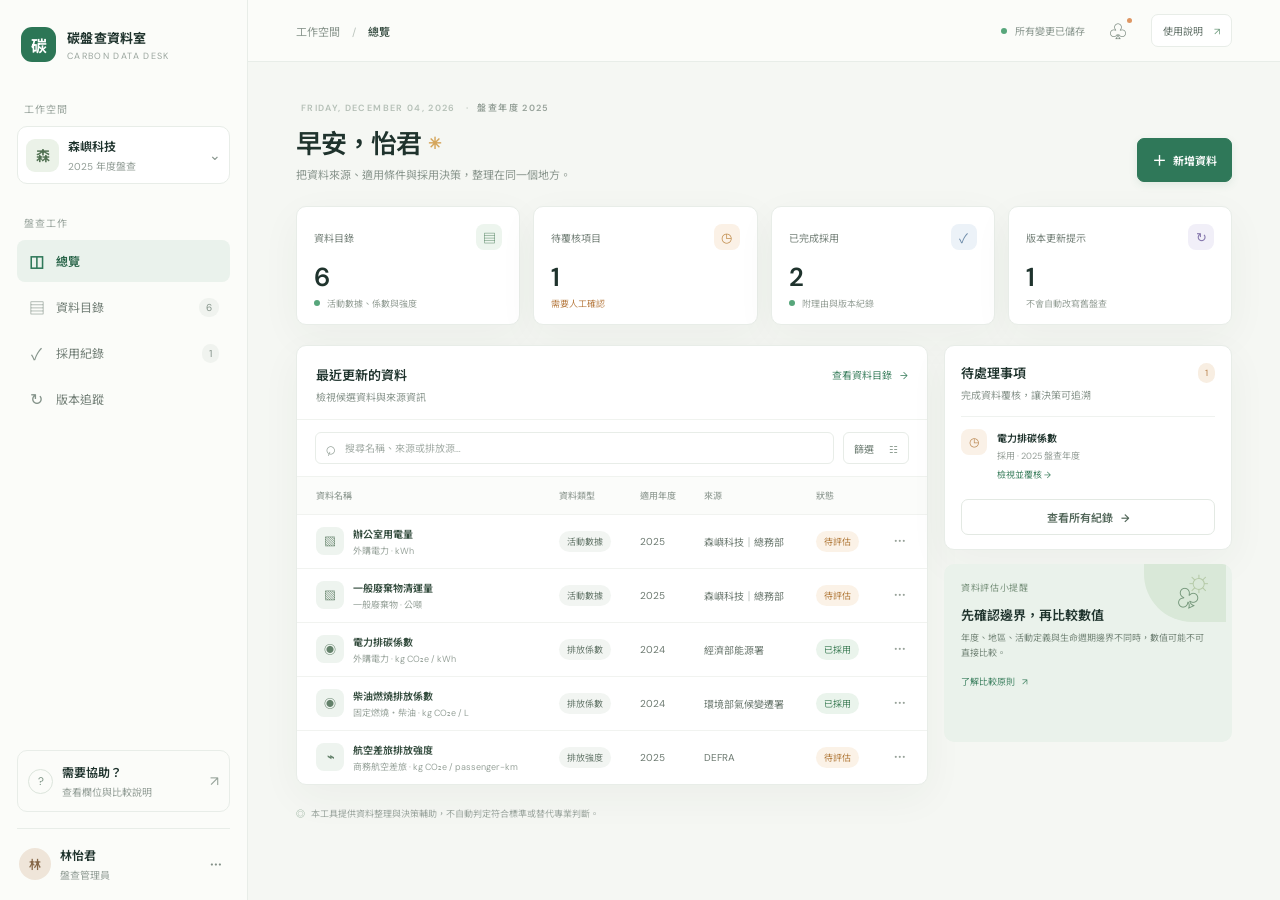
<file: index.html>
<!doctype html>
<html lang="zh-Hant">
<head>
  <meta charset="utf-8" />
  <meta name="viewport" content="width=device-width,initial-scale=1" />
  <meta name="theme-color" content="#f5f7f2" />
  <title>碳盤查資料室｜企業碳盤查數據管理</title>
  <link rel="preconnect" href="https://fonts.googleapis.com">
  <link rel="preconnect" href="https://fonts.gstatic.com" crossorigin>
  <link href="https://fonts.googleapis.com/css2?family=DM+Sans:wght@400;500;600;700&family=Noto+Sans+TC:wght@400;500;600;700&display=swap" rel="stylesheet">
  <link rel="stylesheet" href="styles.css" />
</head>
<body>
  <aside class="sidebar">
    <a class="brand" href="#"><span class="brand-mark">碳</span><span><strong>碳盤查資料室</strong><small>CARBON DATA DESK</small></span></a>
    <div class="workspace-label">工作空間</div>
    <button class="workspace"><span class="workspace-icon">森</span><span><b>森嶼科技</b><small>2025 年度盤查</small></span><span class="chevron">⌄</span></button>
    <div class="nav-label">盤查工作</div>
    <nav>
      <button class="nav-item active" data-view="overview"><span>◫</span>總覽</button>
      <button class="nav-item" data-view="catalog"><span>▤</span>資料目錄 <i id="catalogCount">0</i></button>
      <button class="nav-item" data-view="decisions"><span>✓</span>採用紀錄 <i id="decisionCount">0</i></button>
      <button class="nav-item" data-view="versions"><span>↻</span>版本追蹤</button>
    </nav>
    <div class="sidebar-bottom"><div class="help-icon">?</div><span><b>需要協助？</b><small>查看欄位與比較說明</small></span><span class="arrow">↗</span></div>
    <div class="profile"><div class="avatar">林</div><span><b>林怡君</b><small>盤查管理員</small></span><button aria-label="設定">···</button></div>
  </aside>
  <main class="main">
    <header class="topbar"><div class="crumb">工作空間 <span>/</span> <b id="crumbTitle">總覽</b></div><div class="top-actions"><span class="saved"><i></i> 所有變更已儲存</span><button class="icon-button" title="通知">♧<em></em></button><button class="help-button">使用說明 <span>↗</span></button></div></header>
    <div class="content">
      <section class="view active" id="overviewView">
        <div class="page-head"><div><div class="eyebrow"><span id="dateStamp"></span><span>·</span> 盤查年度 2025</div><h1>早安，怡君 <span class="wave">✳</span></h1><p>把資料來源、適用條件與採用決策，整理在同一個地方。</p></div><button class="primary" id="addDataTop"><span>＋</span> 新增資料</button></div>
        <div class="stats"><article class="stat-card"><div class="stat-top"><span>資料目錄</span><span class="stat-icon mint">▤</span></div><div class="stat-value" id="statData">—</div><div class="stat-foot"><span class="green-dot"></span> 活動數據、係數與強度</div></article><article class="stat-card"><div class="stat-top"><span>待覆核項目</span><span class="stat-icon amber">◷</span></div><div class="stat-value" id="statReview">—</div><div class="stat-foot"><span class="orange-text">需要人工確認</span></div></article><article class="stat-card"><div class="stat-top"><span>已完成採用</span><span class="stat-icon blue">✓</span></div><div class="stat-value" id="statAdopted">—</div><div class="stat-foot"><span class="green-dot"></span> 附理由與版本紀錄</div></article><article class="stat-card"><div class="stat-top"><span>版本更新提示</span><span class="stat-icon violet">↻</span></div><div class="stat-value" id="statUpdates">—</div><div class="stat-foot"><span class="muted">不會自動改寫舊盤查</span></div></article></div>
        <div class="work-grid"><section class="panel catalog-panel"><div class="panel-heading"><div><h2>最近更新的資料</h2><p>檢視候選資料與來源資訊</p></div><button class="text-button" data-go="catalog">查看資料目錄 <span>→</span></button></div><div class="toolbar"><label class="search"><span>⌕</span><input id="homeSearch" placeholder="搜尋名稱、來源或排放源…" /></label><button class="filter-button" data-go="catalog">篩選 <span>☷</span></button></div><div class="table-wrap"><table><thead><tr><th>資料名稱</th><th>資料類型</th><th>適用年度</th><th>來源</th><th>狀態</th><th></th></tr></thead><tbody id="recentRows"></tbody></table></div><button class="mobile-catalog-link" data-go="catalog">查看完整資料目錄 →</button></section>
          <aside class="right-rail"><section class="panel task-panel"><div class="panel-heading"><div><h2>待處理事項</h2><p>完成資料覆核，讓決策可追溯</p></div><span class="task-count" id="taskCount">0</span></div><div id="tasks"></div><button class="secondary full" data-go="decisions">查看所有紀錄 <span>→</span></button></section><section class="tip-card"><div class="tip-art"><span class="sun">☼</span><span class="leaf">♧</span></div><div class="tip-kicker">資料評估小提醒</div><h3>先確認邊界，再比較數值</h3><p>年度、地區、活動定義與生命週期邊界不同時，數值可能不可直接比較。</p><button class="tip-link" id="tipRead">了解比較原則 <span>↗</span></button></section></aside></div>
        <footer class="footer-note"><span>◎</span> 本工具提供資料整理與決策輔助，不自動判定符合標準或替代專業判斷。</footer>
      </section>
      <section class="view" id="catalogView"><div class="page-head"><div><div class="eyebrow">DATA LIBRARY</div><h1>資料目錄</h1><p>管理活動數據、排放係數與排放強度，逐筆保留來源脈絡。</p></div><button class="primary" id="addDataCatalog"><span>＋</span> 新增資料</button></div><div class="panel catalog-full"><div class="toolbar"><label class="search"><span>⌕</span><input id="catalogSearch" placeholder="搜尋名稱、來源或排放源…" /></label><select id="typeFilter"><option value="">所有資料類型</option><option>活動數據</option><option>排放係數</option><option>排放強度</option></select><select id="statusFilter"><option value="">所有狀態</option><option>待評估</option><option>已採用</option><option>已排除</option></select><button class="secondary" id="exportCatalog">匯出 CSV ↓</button></div><div class="table-wrap"><table><thead><tr><th>資料名稱</th><th>資料類型 / 排放源</th><th>數值</th><th>地區 / 年度</th><th>來源</th><th>狀態</th><th></th></tr></thead><tbody id="catalogRows"></tbody></table></div><div class="table-empty" id="catalogEmpty" hidden>沒有符合條件的資料，試試其他關鍵字或新增資料。</div></div><footer class="footer-note"><span>◎</span> ISO 14064-1 與 GHG Protocol 分開記錄；分類標籤不代表兩者可直接互換。</footer></section>
      <section class="view" id="decisionsView"><div class="page-head"><div><div class="eyebrow">AUDIT TRAIL</div><h1>採用紀錄</h1><p>查看資料的採用、排除決策與覆核狀態。</p></div><button class="secondary" id="exportDecisions">匯出紀錄 CSV ↓</button></div><div class="panel catalog-full"><div class="toolbar"><label class="search"><span>⌕</span><input id="decisionSearch" placeholder="搜尋資料名稱或決策理由…" /></label><select id="decisionFilter"><option value="">所有狀態</option><option>待覆核</option><option>已覆核</option></select></div><div class="table-wrap"><table><thead><tr><th>資料名稱</th><th>盤查年度</th><th>決策</th><th>採用理由 / 排除原因</th><th>覆核</th><th>日期</th><th></th></tr></thead><tbody id="decisionRows"></tbody></table></div><div class="table-empty" id="decisionEmpty" hidden>尚無符合條件的採用紀錄。</div></div></section>
      <section class="view" id="versionsView"><div class="page-head"><div><div class="eyebrow">VERSION HISTORY</div><h1>版本追蹤</h1><p>來源更新建立為新版本，保留已完成盤查的歷史快照。</p></div><button class="primary" id="addVersion">＋ 新增版本</button></div><div class="panel catalog-full"><div class="panel-heading"><div><h2>來源版本與更新紀錄</h2><p>每個版本保留發佈資訊、適用年度與更新摘要</p></div><span class="version-badge">歷史版本保留中</span></div><div class="version-list" id="versionList"></div></div><div class="footer-note"><span>↻</span> 新版本不會自動改寫任何既有採用紀錄；請由盤查人員評估是否重新採用。</div></section>
    </div>
  </main>
  <div class="overlay" id="overlay"><div class="modal" id="modal"></div></div>
  <div class="toast" id="toast"></div>
  <script src="app.js"></script>
</body>
</html>
</file>
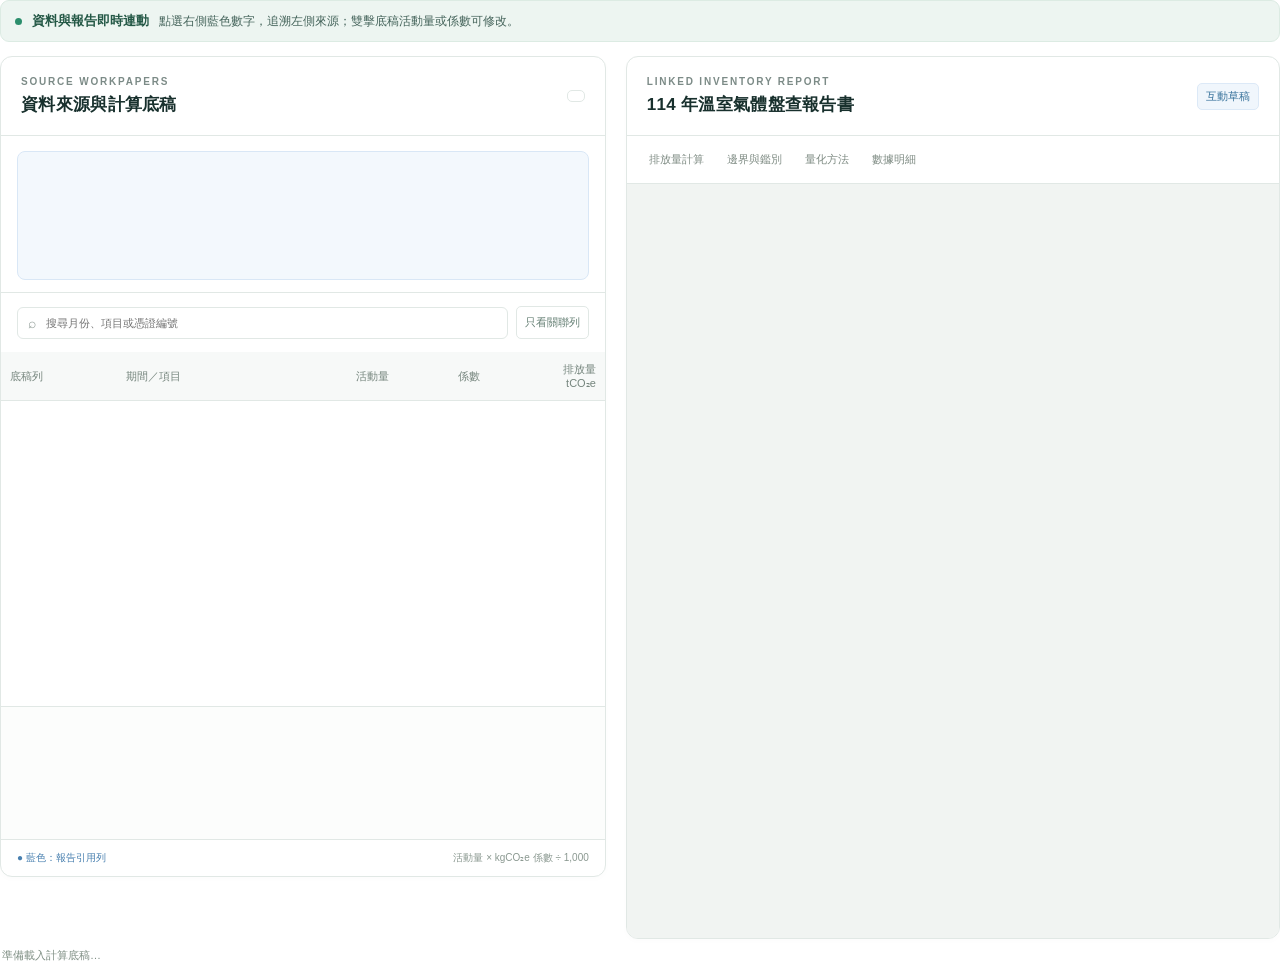
<file: components/audit_workspace/index.html>
<!doctype html>
<html lang="zh-Hant">
<head>
  <meta charset="UTF-8"><meta name="viewport" content="width=device-width, initial-scale=1.0">
  <link rel="stylesheet" href="workspace.css">
  <title>盤查底稿與報告連動</title>
</head>
<body>
  <div id="workspace" aria-label="報告與底稿連動工作區">
    <div class="workspace-guide"><span class="live-dot"></span><strong>資料與報告即時連動</strong><span>點選右側藍色數字，追溯左側來源；雙擊底稿活動量或係數可修改。</span><span id="revision" class="revision"></span></div>
    <div class="split-view">
      <section class="source-panel panel" aria-label="計算底稿">
        <header class="panel-head"><div><div class="eyebrow">SOURCE WORKPAPERS</div><h2>資料來源與計算底稿</h2></div><span id="row-count" class="badge"></span></header>
        <div id="lineage" class="lineage" aria-live="polite"></div>
        <div class="sheet-nav" id="sheet-nav" aria-label="底稿工作表"></div>
        <div class="source-toolbar"><label class="search-box"><span>⌕</span><input id="search" type="search" placeholder="搜尋月份、項目或憑證編號" aria-label="搜尋底稿"></label><button id="only-related" class="text-button" aria-pressed="false">只看關聯列</button></div>
        <div class="table-scroll" id="source-scroll"><table class="workpaper"><thead><tr><th>底稿列</th><th>期間／項目</th><th>活動量</th><th>係數</th><th>排放量<br>tCO₂e</th></tr></thead><tbody id="source-body"></tbody></table></div>
        <div class="evidence" id="evidence" aria-live="polite"></div>
        <footer class="source-footer"><span>● 藍色：報告引用列</span><span>活動量 × kgCO₂e 係數 ÷ 1,000</span></footer>
      </section>
      <section class="report-panel panel" aria-label="互動報告書">
        <header class="panel-head"><div><div class="eyebrow">LINKED INVENTORY REPORT</div><h2>114 年溫室氣體盤查報告書</h2></div><span class="badge blue">互動草稿</span></header>
        <nav class="report-nav" aria-label="報告章節"><button data-section="report-overview">排放量計算</button><button data-section="report-boundary">邊界與鑑別</button><button data-section="report-method">量化方法</button><button data-section="report-detail">數據明細</button></nav>
        <div class="report-scroll" id="report-scroll"><div id="report-content"></div></div>
      </section>
    </div>
    <div id="status" class="status" role="status">準備載入計算底稿…</div>
  </div>
  <script src="workspace.js"></script>
</body>
</html>
</file>
<file: styles.css>
:root{--ink:#1f332d;--muted:#7b8981;--line:#e8ede8;--paper:#fff;--canvas:#f5f7f3;--green:#2f7859;--green-dark:#236248;--mint:#e8f3ec;--orange:#bb7941;--shadow:0 12px 40px #233a2d0c}*{box-sizing:border-box}body{margin:0;background:var(--canvas);color:var(--ink);font:14px 'DM Sans','Noto Sans TC',sans-serif}button,input,select,textarea{font:inherit}button{cursor:pointer;color:inherit}.sidebar{position:fixed;inset:0 auto 0 0;width:248px;background:#fbfcf9;border-right:1px solid var(--line);padding:27px 17px 18px;display:flex;flex-direction:column;z-index:3}.brand{display:flex;align-items:center;gap:11px;text-decoration:none;color:var(--ink);padding:0 4px;margin-bottom:39px}.brand-mark{width:35px;height:35px;border-radius:11px;background:#2c7656;color:white;display:grid;place-items:center;font-size:16px;font-weight:700}.brand strong{font-size:13px;letter-spacing:.02em;display:block}.brand small{display:block;font-size:9px;color:#9aa59e;letter-spacing:.15em;margin-top:3px}.workspace-label,.nav-label{font-size:10px;letter-spacing:.1em;color:#9aa59e;margin:0 7px 10px}.workspace{height:58px;background:#fff;border:1px solid var(--line);border-radius:10px;display:flex;align-items:center;text-align:left;padding:8px;gap:9px}.workspace-icon{width:33px;height:33px;border-radius:9px;background:#ebf2e8;display:grid;place-items:center;color:#517152;font-weight:700}.workspace b,.workspace small,.profile b,.profile small,.sidebar-bottom b,.sidebar-bottom small{display:block}.workspace b,.profile b,.sidebar-bottom b{font-size:12px;font-weight:600}.workspace small,.profile small,.sidebar-bottom small{font-size:10px;color:#929d96;margin-top:3px}.chevron{margin-left:auto;color:#89968e}.nav-label{margin-top:31px}.sidebar nav{display:grid;gap:4px}.nav-item{border:0;background:transparent;text-align:left;height:42px;border-radius:8px;padding:0 11px;color:#748078;display:flex;align-items:center;gap:11px;font-size:12px}.nav-item span{width:17px;font-size:16px;text-align:center;color:#84938a}.nav-item.active{background:#eaf2ec;color:#286448;font-weight:600}.nav-item.active span{color:#2f7859}.nav-item i{font-style:normal;font-size:10px;margin-left:auto;color:#84938a;background:#f0f3ef;padding:3px 7px;border-radius:9px}.sidebar-bottom{margin-top:auto;border:1px solid var(--line);border-radius:10px;padding:12px 10px;display:flex;align-items:center;gap:9px;margin-bottom:16px}.help-icon{border:1px solid #dce5dc;border-radius:50%;width:25px;height:25px;display:grid;place-items:center;font-size:11px;color:#789080}.arrow{margin-left:auto;color:#94a198}.profile{border-top:1px solid var(--line);padding:17px 2px 0;display:flex;align-items:center;gap:9px}.avatar{width:32px;height:32px;border-radius:50%;display:grid;place-items:center;background:#efe5d9;color:#866748;font-size:12px;font-weight:600}.profile button{margin-left:auto;border:0;background:transparent;color:#839087;font-size:19px}.main{margin-left:248px;min-height:100vh}.topbar{height:62px;background:#fbfcf9;border-bottom:1px solid var(--line);display:flex;justify-content:space-between;align-items:center;padding:0 48px}.crumb{color:#8a968e;font-size:11px}.crumb span{padding:0 9px;color:#bcc5be}.crumb b{color:#344a3f;font-weight:500}.top-actions{display:flex;align-items:center;gap:18px}.saved{font-size:10px;color:#8a978f}.saved i,.green-dot{display:inline-block;width:6px;height:6px;border-radius:50%;background:#57a67b;margin-right:5px;vertical-align:1px}.icon-button{position:relative;border:0;background:none;font-size:18px;color:#77877d}.icon-button em{position:absolute;width:5px;height:5px;border-radius:50%;background:#de9663;right:1px;top:2px}.help-button{border:1px solid var(--line);border-radius:7px;background:#fff;padding:8px 11px;font-size:10px;color:#627168}.help-button span{color:#6e9b7d;margin-left:8px}.content{max-width:1420px;margin:0 auto;padding:39px 48px 28px}.view{display:none}.view.active{display:block}.page-head{display:flex;justify-content:space-between;align-items:flex-end;margin-bottom:24px}.eyebrow{font-size:9px;letter-spacing:.15em;color:#96a199;font-weight:600}.eyebrow span{color:#b5c0b7;margin:0 5px}h1{font-size:26px;letter-spacing:-.04em;font-weight:600;margin:9px 0 5px}.page-head p,.panel-heading p{margin:0;color:#89958d;font-size:11px}.wave{font-size:16px;color:#d5a65c;vertical-align:4px;margin-left:2px}.primary,.secondary{border-radius:7px;padding:10px 14px;font-size:11px;font-weight:600;white-space:nowrap}.primary{background:#2f7859;color:#fff;border:1px solid #2f7859;box-shadow:0 3px 8px #2f78591a}.primary:hover{background:#236248}.primary span{font-size:15px;vertical-align:-1px;margin-right:3px}.secondary{background:#fff;border:1px solid #e3e9e3;color:#53675a}.stats{display:grid;grid-template-columns:repeat(4,1fr);gap:13px;margin-bottom:20px}.stat-card,.panel{background:#fff;border:1px solid var(--line);border-radius:10px;box-shadow:var(--shadow)}.stat-card{padding:17px 17px 14px}.stat-top{display:flex;align-items:center;justify-content:space-between;color:#758179;font-size:10px}.stat-icon{width:26px;height:26px;border-radius:8px;display:grid;place-items:center;font-size:13px}.mint{background:#edf5ee;color:#558463}.amber{background:#fbf1e6;color:#bf8a48}.blue{background:#ecf2f8;color:#6c8aa8}.violet{background:#f1eff8;color:#8678ad}.stat-value{font-size:26px;font-weight:600;letter-spacing:-.04em;margin:10px 0 3px}.stat-foot{font-size:9px;color:#97a199}.orange-text{color:#bb834d}.work-grid{display:grid;grid-template-columns:minmax(0,1.8fr) minmax(246px,.82fr);gap:16px}.catalog-panel{min-width:0;padding:19px 0 0}.panel-heading{display:flex;align-items:flex-start;justify-content:space-between;padding:0 19px 15px}.panel-heading h2{font-size:13px;font-weight:600;margin:0 0 5px}.panel-heading p{font-size:10px}.text-button,.tip-link{border:0;background:none;color:#418363;font-size:10px;padding:2px 0}.text-button span,.tip-link span{margin-left:5px}.toolbar{display:flex;gap:9px;align-items:center;padding:12px 18px;border-top:1px solid #f0f3ef;border-bottom:1px solid #f0f3ef}.search{height:32px;border:1px solid #e8ede8;border-radius:6px;display:flex;align-items:center;padding:0 9px;gap:7px;flex:1;min-width:120px;color:#97a39b}.search span{font-size:18px;line-height:1;transform:rotate(-20deg)}.search input{border:0;outline:0;width:100%;font-size:10px;color:var(--ink);background:transparent}.search input::placeholder{color:#a5aea8}.filter-button{border:1px solid #e7ece7;background:white;border-radius:6px;height:32px;padding:0 10px;font-size:10px;color:#6f7e74}.filter-button span{margin-left:12px;color:#91a095}.table-wrap{width:100%;overflow:auto}table{width:100%;border-collapse:collapse;text-align:left;white-space:nowrap}th{height:37px;background:#fbfcfa;color:#99a39c;font-size:9px;font-weight:500;padding:0 12px}td{height:54px;border-top:1px solid #f1f3f0;padding:0 12px;color:#6c7970;font-size:10px}th:first-child,td:first-child{padding-left:19px}.data-name{display:flex;align-items:center;gap:9px;color:#344c3e;font-weight:600;font-size:10px}.data-icon{width:28px;height:28px;border-radius:8px;background:#eef4ef;color:#63816a;display:grid;place-items:center;font-size:12px;flex:none}.data-name small{display:block;color:#99a49c;font-size:9px;font-weight:400;margin-top:3px}.type-pill,.state-pill,.decision-pill{display:inline-flex;align-items:center;border-radius:20px;padding:4px 8px;font-size:9px}.type-pill{background:#f2f5f2;color:#6c7d71}.state-pill.review{background:#fbf2e7;color:#b27b3c}.state-pill.adopted{background:#eaf4ec;color:#42805a}.state-pill.excluded{background:#f4eeee;color:#a66e6b}.row-menu{border:0;background:transparent;color:#96a198;font-size:18px}.right-rail{display:grid;align-content:start;gap:14px}.task-panel{padding:17px 16px 14px}.task-panel .panel-heading{padding:0 0 14px}.task-count{font-size:9px;background:#f8eee2;color:#b67d45;border-radius:10px;padding:4px 7px}.task-item{padding:12px 0;border-top:1px solid #eff2ef;display:flex;gap:10px;align-items:flex-start}.task-symbol{width:26px;height:26px;border-radius:8px;background:#faf1e7;color:#b9854d;display:grid;place-items:center;font-size:12px;flex:none}.task-item:nth-child(3) .task-symbol{background:#eef3f8;color:#768faa}.task-item b{font-size:10px;font-weight:600;display:block;margin:1px 0 4px}.task-item small{font-size:9px;color:#969f99;display:block}.task-item button{border:0;background:none;color:#428363;font-size:9px;padding:6px 0 0}.full{width:100%;margin-top:5px;padding:9px}.full span{margin-left:5px}.tip-card{background:#eaf2eb;border-radius:10px;position:relative;padding:17px;overflow:hidden;min-height:178px}.tip-art{position:absolute;right:6px;top:-8px;width:82px;height:66px;border-radius:0 0 0 48px;background:#d9e8d8;color:#719477;display:grid;place-items:center;font-size:31px}.tip-art .leaf{position:absolute;font-size:24px;right:28px;top:23px;transform:rotate(-25deg)}.sun{position:absolute;right:13px;top:4px;color:#b4c9a6}.tip-kicker{font-size:9px;color:#77907a;letter-spacing:.07em}.tip-card h3{font-size:13px;margin:11px 0 7px;font-weight:600;position:relative}.tip-card p{font-size:9px;color:#76877a;line-height:1.7;margin:0 0 9px;max-width:250px}.tip-link{font-size:9px}.footer-note{font-size:9px;color:#9ba59e;margin-top:22px}.footer-note span{color:#84a28a;margin-right:4px}.view .catalog-full{padding:0 0 12px}.catalog-full>.toolbar{padding:14px 17px}.catalog-full .panel-heading{padding:18px 19px 15px}.catalog-full select{height:32px;border:1px solid #e8ede8;border-radius:6px;padding:0 26px 0 9px;color:#68766d;background:#fff;font-size:10px;outline:0}.catalog-full .secondary{height:32px;padding:0 11px}.catalog-full th,.catalog-full td{padding-left:15px;padding-right:15px}.catalog-full th:first-child,.catalog-full td:first-child{padding-left:19px}.catalog-full td{height:61px}.catalog-full .data-name{font-size:11px}.catalog-full .data-name small{font-size:9px}.table-empty{padding:42px;text-align:center;color:#8d9991;font-size:11px}.mobile-catalog-link{display:none}.version-badge{font-size:9px;border-radius:20px;background:#edf5ee;color:#588363;padding:6px 9px}.version-list{padding:0 22px 20px}.version-item{display:grid;grid-template-columns:32px 1fr auto;gap:12px;padding:17px 0;border-top:1px solid #eef1ee;align-items:start}.version-mark{width:30px;height:30px;border-radius:9px;background:#edf4ee;color:#5f8c69;display:grid;place-items:center}.version-item h3{font-size:11px;margin:1px 0 5px}.version-item p{font-size:10px;color:#89958d;margin:0;line-height:1.6}.version-item small{font-size:9px;color:#a0aaa3}.version-tag{font-size:9px;color:#718278;background:#f3f5f2;padding:5px 8px;border-radius:12px}.overlay{position:fixed;inset:0;background:#1c2d2575;z-index:10;display:none;align-items:center;justify-content:center;padding:18px}.overlay.open{display:flex}.modal{width:min(620px,100%);max-height:92vh;overflow:auto;background:white;border-radius:14px;box-shadow:0 25px 90px #17251c35;padding:25px}.modal-head{display:flex;justify-content:space-between;align-items:flex-start;margin-bottom:20px}.modal-head h2{font-size:18px;margin:0 0 5px}.modal-head p{font-size:10px;color:#89958d;margin:0}.close{border:0;background:#f3f5f2;border-radius:50%;width:28px;height:28px;font-size:17px;color:#758179}.form-grid{display:grid;grid-template-columns:1fr 1fr;gap:13px}.field{display:flex;flex-direction:column;gap:6px}.field.full-field{grid-column:1/-1}.field label{font-size:10px;color:#66756c;font-weight:600}.field input,.field select,.field textarea{border:1px solid #e3e9e3;border-radius:7px;padding:10px;font-size:11px;color:#304439;outline:none;background:#fff}.field textarea{min-height:70px;resize:vertical}.field input:focus,.field select:focus,.field textarea:focus{border-color:#75a58a;box-shadow:0 0 0 3px #edf5ef}.form-note{grid-column:1/-1;color:#89958d;font-size:9px;line-height:1.6;background:#f7f9f6;padding:10px;border-radius:7px}.form-actions{display:flex;justify-content:flex-end;gap:8px;margin-top:19px;padding-top:15px;border-top:1px solid #eef1ee}.compare-grid{display:grid;grid-template-columns:1fr 1fr;gap:10px;margin:14px 0}.compare-card{border:1px solid var(--line);border-radius:9px;padding:13px}.compare-card h3{font-size:11px;margin:0 0 9px}.compare-card p{font-size:10px;color:#78867c;margin:5px 0}.compare-card strong{color:#32483b}.compare-note{border-radius:8px;background:#f5f8f4;padding:12px;font-size:10px;color:#65776a;line-height:1.7}.compare-note.warn{background:#fbf3e9;color:#916d43}.detail-grid{display:grid;grid-template-columns:1fr 1fr;gap:13px}.detail{border-bottom:1px solid #f0f2ef;padding:0 0 9px}.detail label{display:block;font-size:9px;color:#9aa49d;margin-bottom:4px}.detail span{font-size:11px;color:#405449}.toast{position:fixed;bottom:24px;left:50%;transform:translate(-50%,20px);background:#263d30;color:white;padding:11px 16px;border-radius:8px;font-size:11px;opacity:0;pointer-events:none;transition:.2s;z-index:20}.toast.show{opacity:1;transform:translate(-50%,0)}
@media(max-width:1100px){.content{padding:32px 27px}.topbar{padding:0 27px}.sidebar{width:220px}.main{margin-left:220px}.stats{gap:9px}.stat-card{padding:14px}.work-grid{grid-template-columns:minmax(0,1.55fr) minmax(225px,.8fr)}}@media(max-width:850px){.sidebar{width:64px;padding:22px 9px}.brand{justify-content:center;padding:0;margin-bottom:30px}.brand>span:last-child,.workspace-label,.workspace,.nav-label,.nav-item:not(.active),.nav-item i,.sidebar-bottom,.profile span,.profile button{display:none}.sidebar nav{gap:7px}.nav-item{font-size:0;justify-content:center;padding:0;width:45px;margin:auto}.nav-item span{font-size:18px}.profile{justify-content:center}.main{margin-left:64px}.work-grid{grid-template-columns:1fr}.right-rail{grid-template-columns:1fr 1fr}.stats{grid-template-columns:repeat(2,1fr)}}@media(max-width:580px){.topbar{height:52px;padding:0 15px}.top-actions{gap:10px}.saved,.help-button{display:none}.content{padding:26px 15px}.page-head{align-items:flex-start;gap:12px}.page-head h1{font-size:23px}.page-head p{max-width:260px;line-height:1.55}.page-head .primary,.page-head .secondary{padding:9px;font-size:10px}.eyebrow{font-size:8px}.stats{gap:8px}.stat-card{padding:12px}.stat-value{font-size:23px}.stat-foot{font-size:8px}.right-rail{grid-template-columns:1fr}.tip-card{min-height:165px}.catalog-panel .toolbar{padding:10px}.catalog-panel th:nth-child(3),.catalog-panel td:nth-child(3),.catalog-panel th:nth-child(4),.catalog-panel td:nth-child(4){display:none}.catalog-panel th,.catalog-panel td{padding-left:8px;padding-right:8px}.catalog-panel th:first-child,.catalog-panel td:first-child{padding-left:12px}.text-button{font-size:9px}.panel-heading{padding-left:13px;padding-right:13px}.mobile-catalog-link{display:block;width:100%;background:white;border:0;border-top:1px solid #eef1ee;padding:13px;color:#418363;font-size:10px}.catalog-full>.toolbar{flex-wrap:wrap;padding:10px}.catalog-full .search{flex-basis:100%}.catalog-full select{flex:1}.catalog-full .secondary{flex:1}.catalog-full th,.catalog-full td{padding:0 10px}.catalog-full th:first-child,.catalog-full td:first-child{padding-left:12px}.catalog-full .page-head{flex-wrap:wrap}.form-grid{grid-template-columns:1fr}.field.full-field,.form-note{grid-column:1}.modal{padding:19px}.compare-grid{grid-template-columns:1fr}.footer-note{line-height:1.7}.crumb{font-size:10px}.version-list{padding:0 14px 15px}}
</file>
<file: components/audit_workspace/workspace.css>
:root{--ink:#18302d;--muted:#6b7c79;--line:#e1e8e5;--accent:#16766a;--blue:#226bb4;--light-blue:#eaf3ff;--paper:#fff;--bg:#f4f7f5;font-family:-apple-system,BlinkMacSystemFont,"Segoe UI","Noto Sans TC",sans-serif;color:var(--ink);font-size:14px}
*{box-sizing:border-box}body{margin:0;background:transparent}button,input{font:inherit}button{cursor:pointer}button:focus-visible,input:focus-visible{outline:3px solid #87b8e8;outline-offset:2px}button:disabled{cursor:wait;opacity:.6}
.workspace-guide{display:flex;align-items:center;gap:10px;padding:11px 14px;background:#edf5f1;border:1px solid #dcebe3;border-radius:9px;margin-bottom:14px;color:#45645b;font-size:12px;flex-wrap:wrap}.workspace-guide strong{color:#245846;font-size:13px}.live-dot{width:7px;height:7px;background:#2b8e6c;border-radius:50%}.revision{margin-left:auto;font-variant-numeric:tabular-nums}
.split-view{display:grid;grid-template-columns:minmax(420px,1fr) minmax(450px,1.08fr);gap:20px;align-items:start}.panel{background:#fff;border:1px solid var(--line);border-radius:12px;overflow:hidden;box-shadow:0 2px 7px #1d3e2d04}.panel-head{display:flex;justify-content:space-between;align-items:center;padding:19px 20px;border-bottom:1px solid var(--line);gap:10px}.eyebrow{letter-spacing:1.8px;font-size:10px;color:#7c8b87;font-weight:650}.panel-head h2{font-size:17px;margin:6px 0 0;font-weight:650;letter-spacing:.3px}.badge{font-size:11px;border:1px solid var(--line);border-radius:5px;padding:5px 8px;white-space:nowrap;color:var(--muted)}.badge.blue{color:#37729b;background:#f0f6fc;border-color:#dce9f7}
.lineage{background:#f3f8fd;margin:15px 16px 12px;padding:14px;border:1px solid #d9e7f6;border-radius:8px;min-height:129px}.lineage-top{display:flex;justify-content:space-between;gap:8px;font-size:12px;color:#5b7c9d}.lineage-label{font-weight:600;color:#305773}.lineage-value{font-size:26px;letter-spacing:-.7px;font-weight:650;color:#1b558d;margin:8px 0}.lineage-value small{font-size:12px;font-weight:400;letter-spacing:0}.lineage-formula{font-size:11px;color:#64809b;line-height:1.7;overflow-wrap:anywhere}.dependency-chips{display:flex;flex-wrap:wrap;gap:5px;margin-top:9px}.dependency-chips button{border:1px solid #ccdfef;background:white;border-radius:4px;font-size:10px;padding:3px 6px;color:#48708e}
.sheet-nav{display:flex;gap:0;padding:0 16px;border-bottom:1px solid var(--line);overflow:auto}.sheet-nav button{border:0;border-bottom:2px solid transparent;background:transparent;padding:11px 9px;white-space:nowrap;color:#75827e;font-size:12px}.sheet-nav button.active{color:var(--accent);border-bottom-color:var(--accent);font-weight:600}.sheet-nav button .count{font-size:10px;color:#81908a;margin-left:4px}.sheet-nav button.has-related .count{color:var(--blue)}
.source-toolbar{display:flex;align-items:center;padding:13px 16px;gap:8px}.search-box{display:flex;align-items:center;gap:8px;flex:1;border:1px solid var(--line);border-radius:6px;padding:7px 10px;color:#8b9892}.search-box input{width:100%;min-width:60px;border:0;outline:none;font-size:11px;color:var(--ink);background:white}.text-button{background:white;border:1px solid var(--line);padding:8px;border-radius:5px;white-space:nowrap;font-size:11px;color:#688277}.text-button.active{background:#eaf3ff;border-color:#bad5f4;color:var(--blue)}
.table-scroll{height:355px;overflow:auto;scroll-behavior:smooth;border-bottom:1px solid var(--line);scroll-padding-top:42px}.workpaper{width:100%;border-collapse:separate;border-spacing:0;font-size:11px}.workpaper thead{position:sticky;top:0;z-index:2}.workpaper th{padding:10px 9px;text-align:right;background:#f7f9f8;border-bottom:1px solid var(--line);font-weight:500;color:#75857d;white-space:nowrap}.workpaper th:nth-child(-n+2){text-align:left}.workpaper td{padding:10px 9px;border-bottom:1px solid #edf1ef;text-align:right;transition:background .2s;font-variant-numeric:tabular-nums}.workpaper td:nth-child(-n+2){text-align:left}.workpaper tr{cursor:pointer}.workpaper tr:hover td{background:#f4f8f6}.workpaper tr.related td{background:#eff6ff}.workpaper tr.related td:first-child{box-shadow:inset 3px 0 #4b8fcf}.workpaper tr.focused td{background:#dfeeff}.workpaper tr.focused td:first-child{box-shadow:inset 3px 0 #226bb4}.workpaper tr td.target-cell{color:#175ea3;font-weight:700}.workpaper td small{display:block;margin-top:4px;font-size:10px;color:#8b9890;font-weight:400;max-width:130px}.cell-input{width:85px;max-width:100%;padding:5px;border:1px solid #85b2e1;background:white;border-radius:3px;text-align:right;font-size:11px}.empty{padding:35px!important;text-align:center!important;color:#83908a}
.evidence{padding:15px 17px;min-height:132px;background:#fcfdfc;line-height:1.7}.evidence-title{font-size:11px;color:#476854;font-weight:650;margin-bottom:7px}.evidence-grid{display:grid;grid-template-columns:65px 1fr;gap:4px 9px;font-size:11px}.evidence-grid .label{color:#8b9891}.evidence-grid .value{color:#52645c;overflow-wrap:anywhere}.source-footer{display:flex;justify-content:space-between;gap:10px;flex-wrap:wrap;font-size:10px;color:#8b9991;padding:11px 16px;border-top:1px solid var(--line)}.source-footer span:first-child{color:#4980b0}
.report-nav{display:flex;padding:10px 14px;gap:7px;border-bottom:1px solid var(--line);flex-wrap:wrap}.report-nav button{background:transparent;color:#7e8b83;border:1px solid transparent;border-radius:4px;font-size:11px;padding:5px 7px}.report-nav button:hover{background:#edf5f0;color:#285d48}.report-scroll{height:754px;overflow:auto;background:#f1f4f2;padding:22px;scroll-behavior:smooth;scroll-padding-top:18px}.paper{background:white;box-shadow:0 2px 8px #2846310a;padding:33px 29px;max-width:850px;margin:auto;line-height:1.9;font-size:12px;color:#394b43;min-height:850px}.paper-topline{display:flex;justify-content:space-between;gap:10px;border-bottom:1px solid #ced9d1;padding-bottom:11px;font-size:10px;color:#819087}.report-label{font-size:8px;color:#92a298;letter-spacing:2.3px;margin-top:36px}.paper h1{font-size:25px;letter-spacing:1.2px;line-height:1.5;font-weight:650;color:#253f31;margin:9px 0}.subtitle{font-size:11px;color:#7c8a81;margin:0 0 18px}.draft-note{background:#f9f7ef;border-left:2px solid #c6b57b;padding:10px 12px;font-size:10px;line-height:1.8;color:#95825a;margin-bottom:27px}.paper section{scroll-margin-top:20px;margin-top:29px}.chapter{color:#7d9c86;font-size:9px;font-weight:600;letter-spacing:1.1px}.paper h2{font-size:17px;color:#2a4635;margin:6px 0 13px;letter-spacing:.4px}.paper h3{font-size:13px;margin:25px 0 9px;color:#476252}.paper p{margin:12px 0}.paper table{width:100%;border-collapse:collapse;font-size:10px;line-height:1.6;margin:15px 0;table-layout:auto}.paper th{background:#eef3ef;font-weight:600;color:#4b6654;padding:9px 5px;text-align:right;border:1px solid #dce5dc}.paper td{padding:8px 5px;border:1px solid #e3e9e2;text-align:right}.paper th:nth-child(-n+2),.paper td:nth-child(-n+2){text-align:left}.paper .footnote{color:#94a095;font-size:9px;line-height:1.8}.report-number{font-family:inherit;font-size:inherit;font-weight:600;line-height:1.6;font-variant-numeric:tabular-nums;display:inline-block;white-space:nowrap;border:0;border-bottom:1px dashed #8cb7dc;border-radius:3px;color:#226bb4;background:#eef5fd;padding:0 3px;margin:0 1px}.report-number:hover,.report-number.active{background:#d7eaff;color:#17518c;border-bottom-color:#2a6fae}.link-mark{font-size:8px;vertical-align:super;margin-left:2px;opacity:.6}.paper-footer{display:flex;justify-content:space-between;gap:10px;margin-top:35px;border-top:1px solid #dce5dc;padding-top:10px;font-size:9px;color:#98a397}.status{font-size:11px;color:#7e8e83;padding:9px 2px;min-height:32px}.status.error{color:#ba4c3e}.pending{opacity:.65;pointer-events:none}
@media(min-width:1500px){.table-scroll{height:410px}.report-scroll{height:809px}.paper{padding:39px 40px;font-size:13px}.paper table{font-size:11px}}
@media(max-width:900px){.split-view{grid-template-columns:1fr}.report-scroll{height:640px}.table-scroll{height:280px}.workspace-guide{font-size:11px}.panel-head{padding:15px}.paper{padding:25px 18px}.report-panel{order:0}.source-panel{order:1}.source-panel,.report-panel{scroll-margin-top:12px}}
@media(prefers-reduced-motion:reduce){*{scroll-behavior:auto!important;transition:none!important}}
</file>
